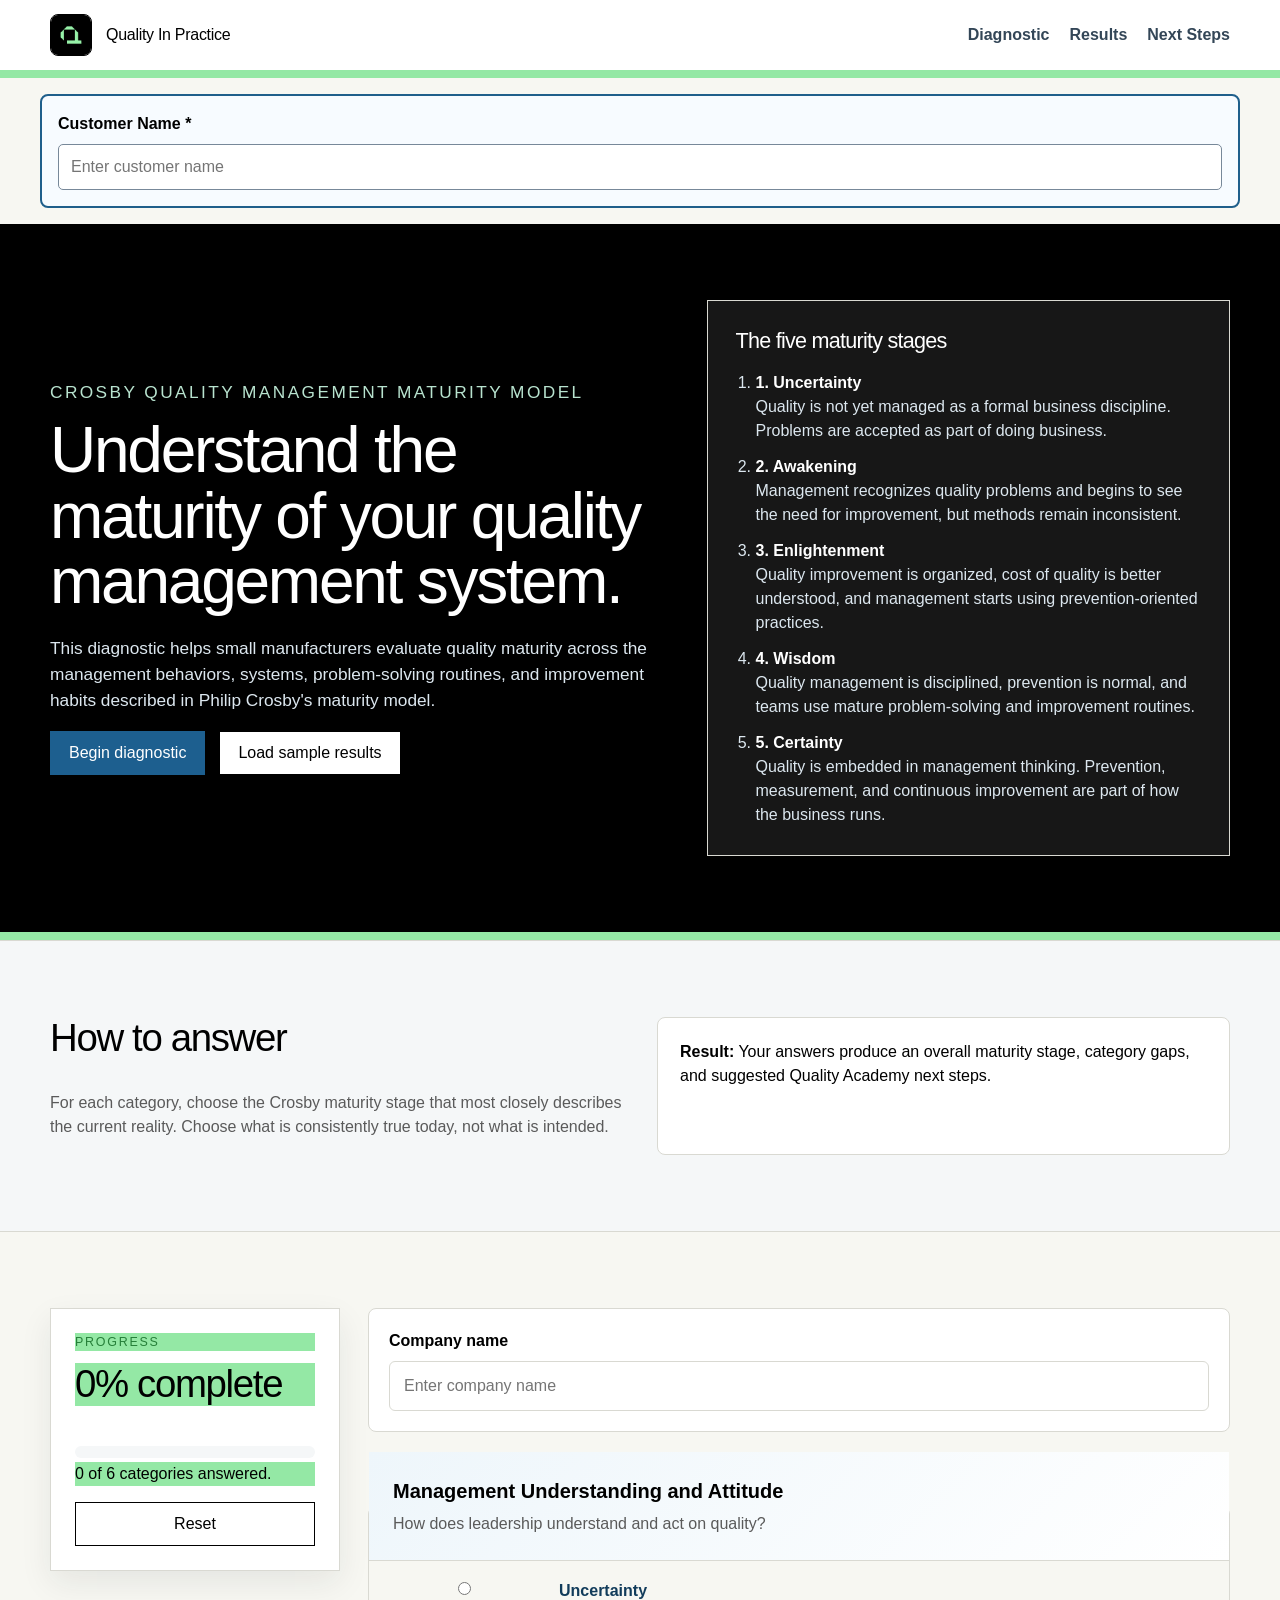
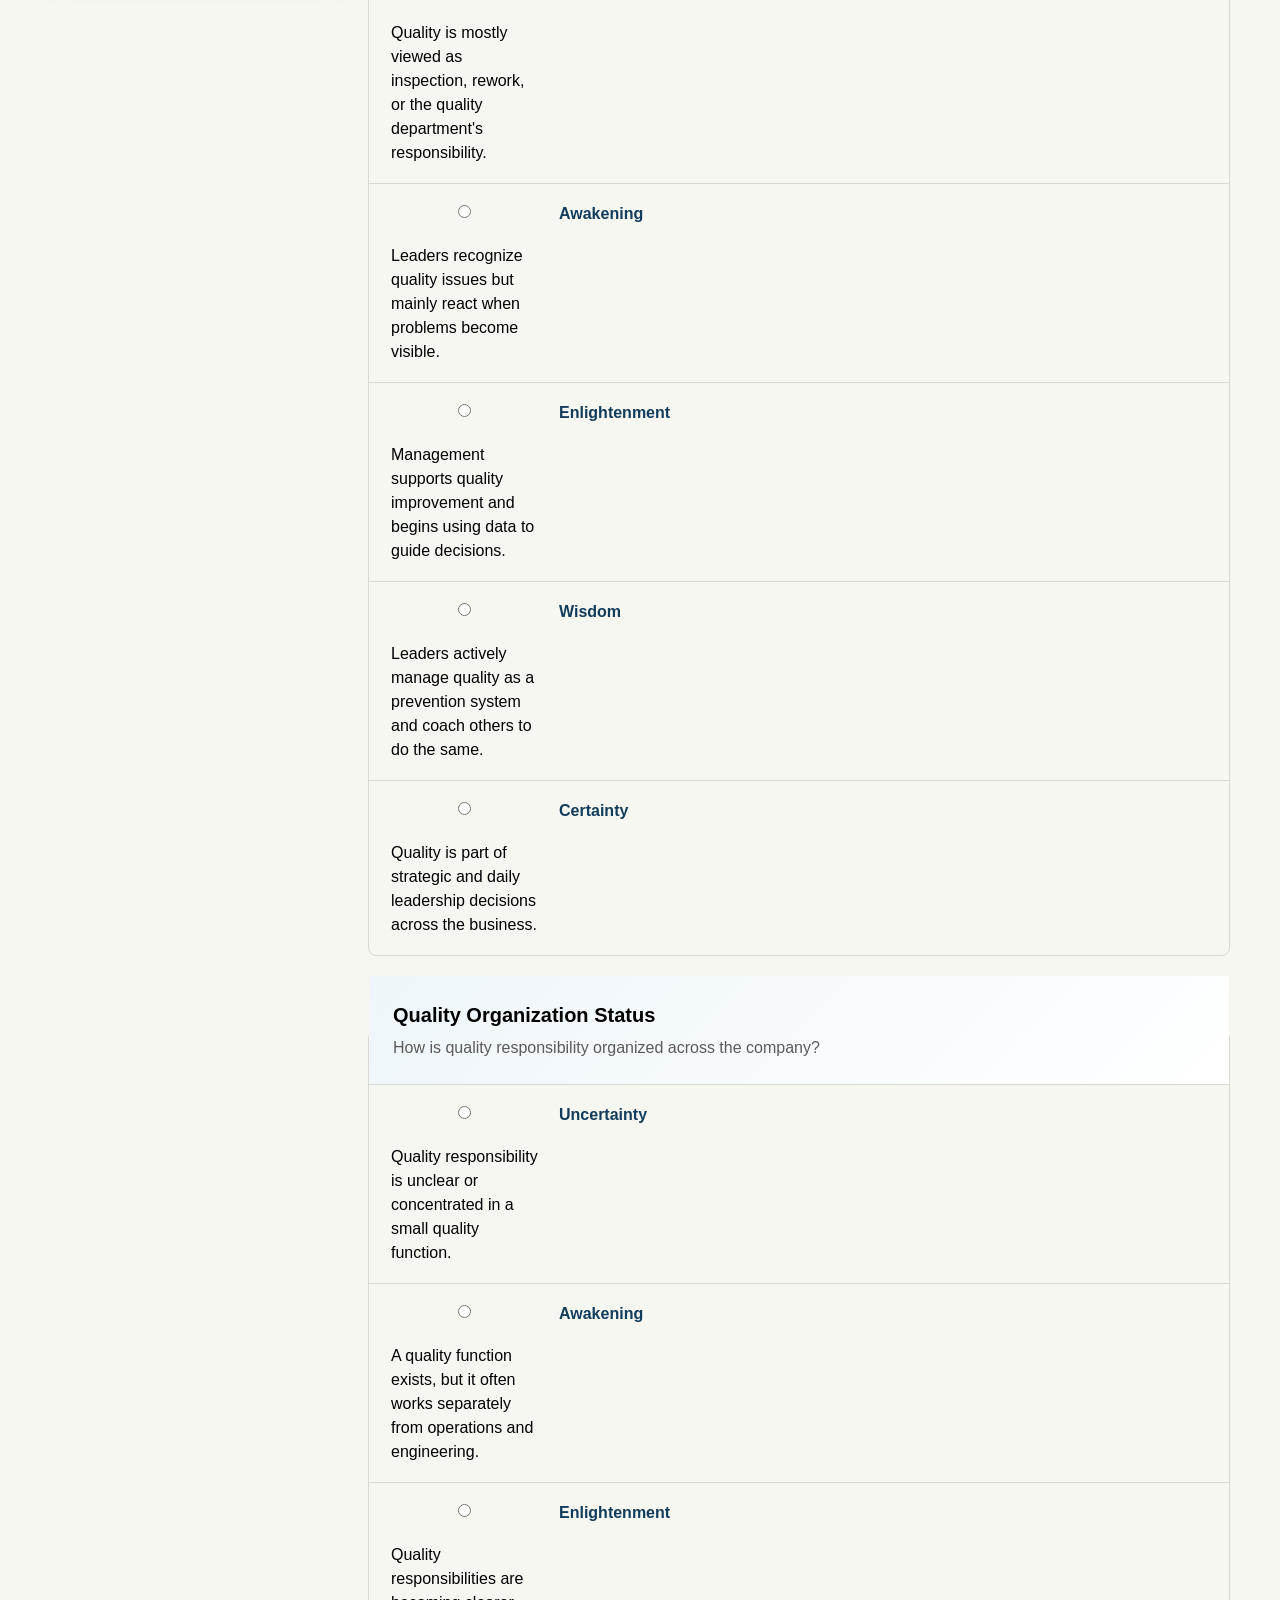
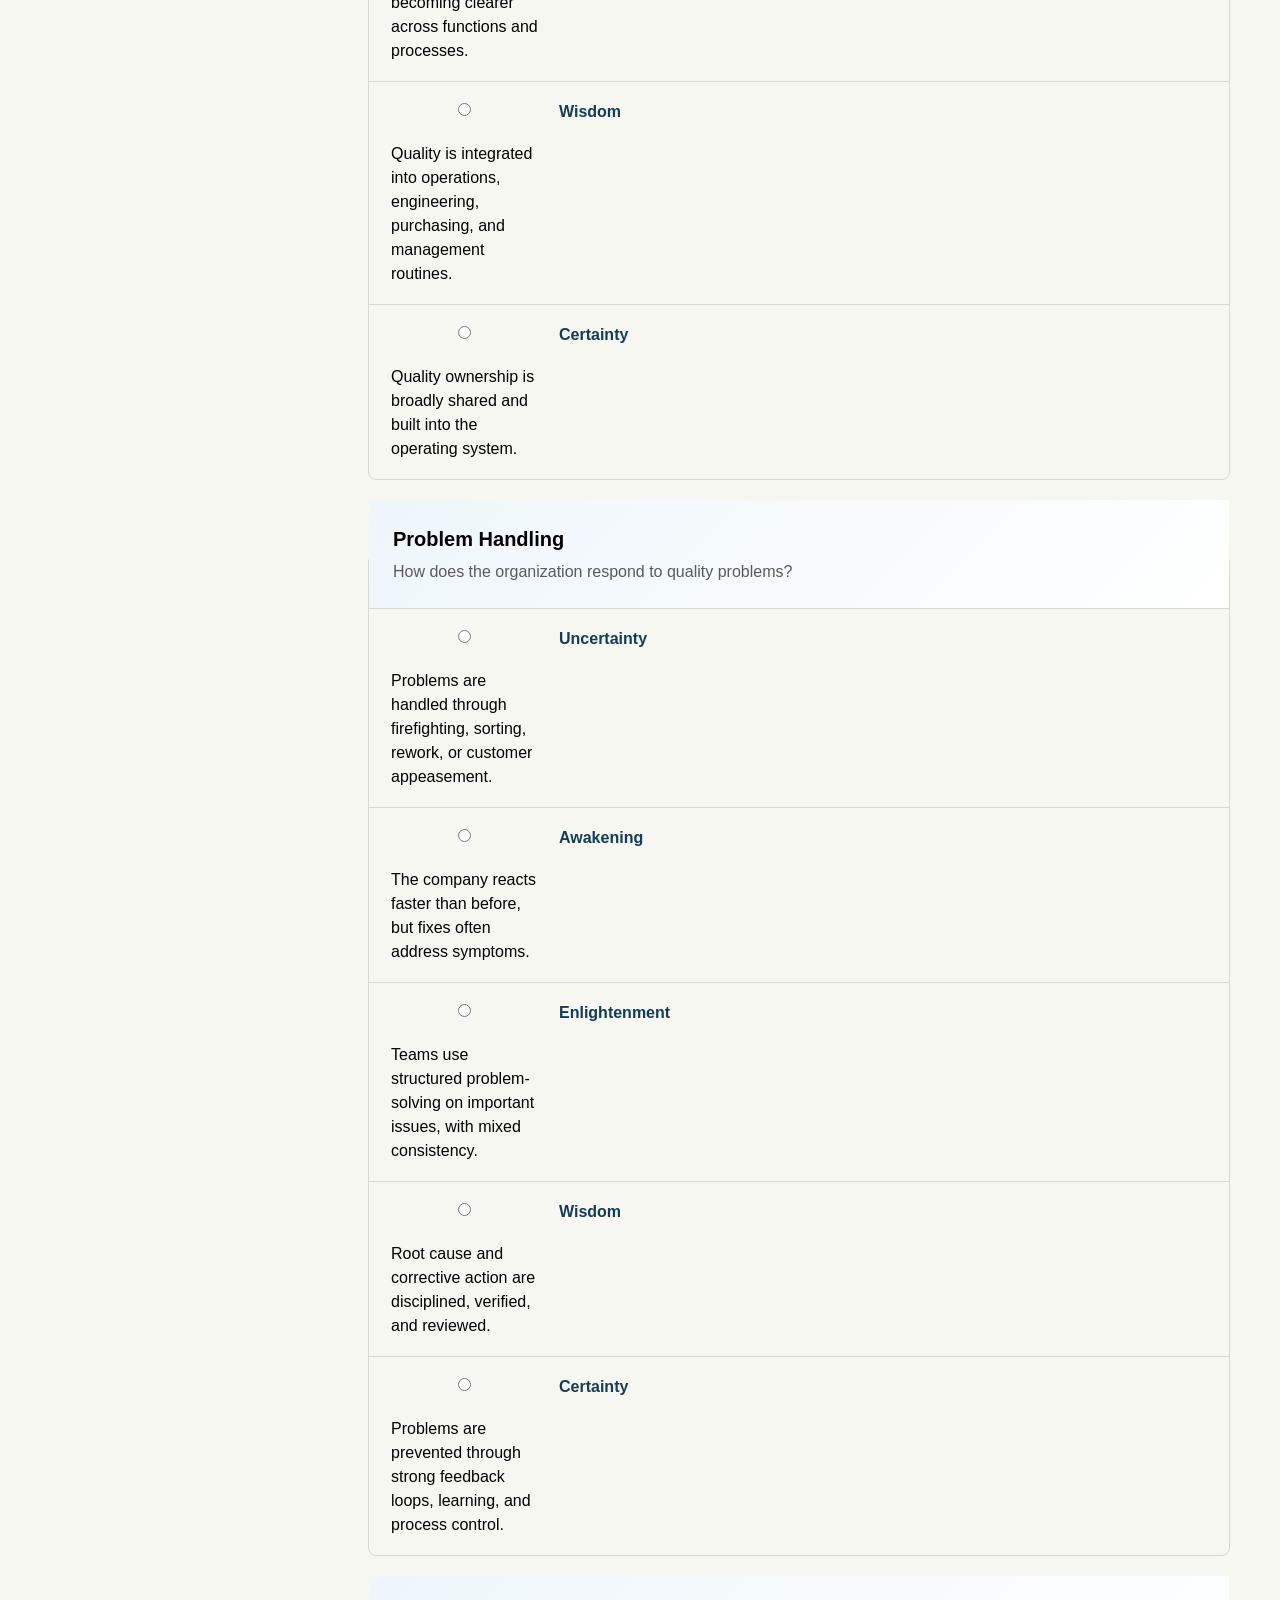
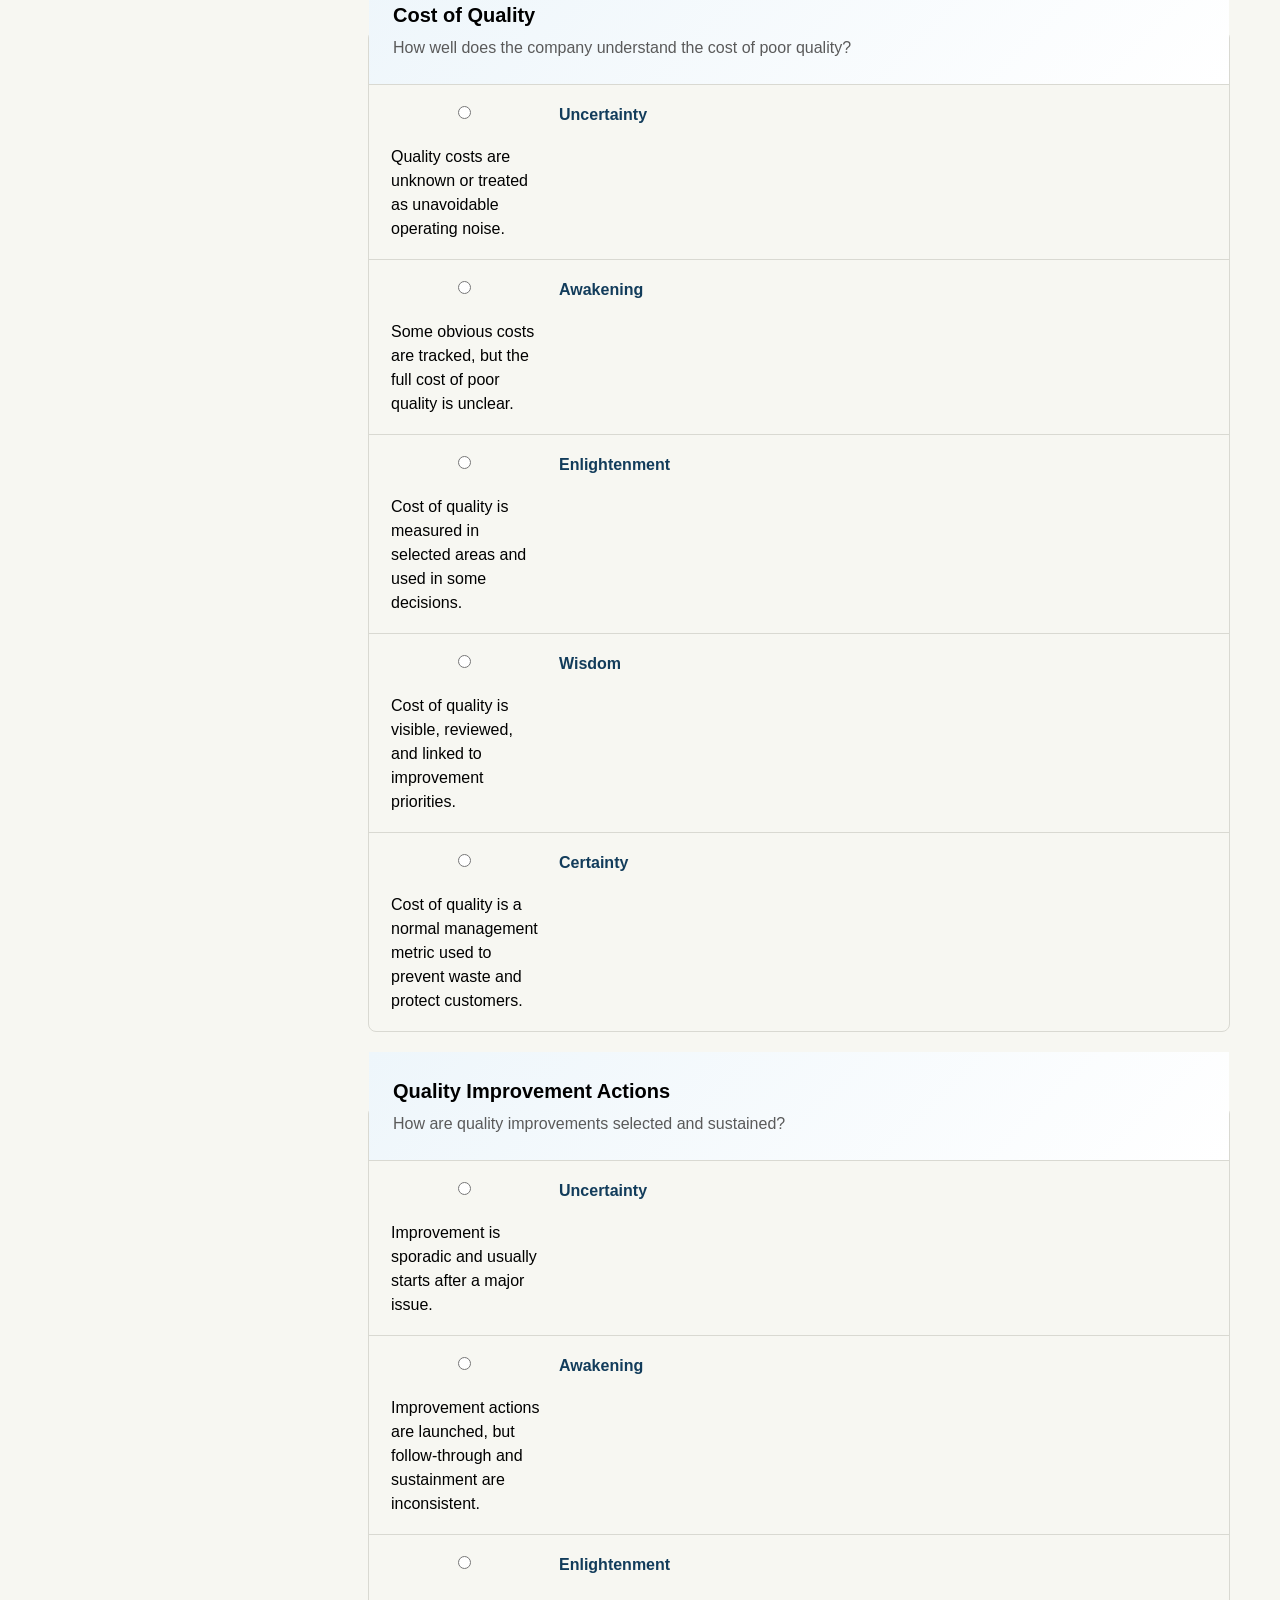
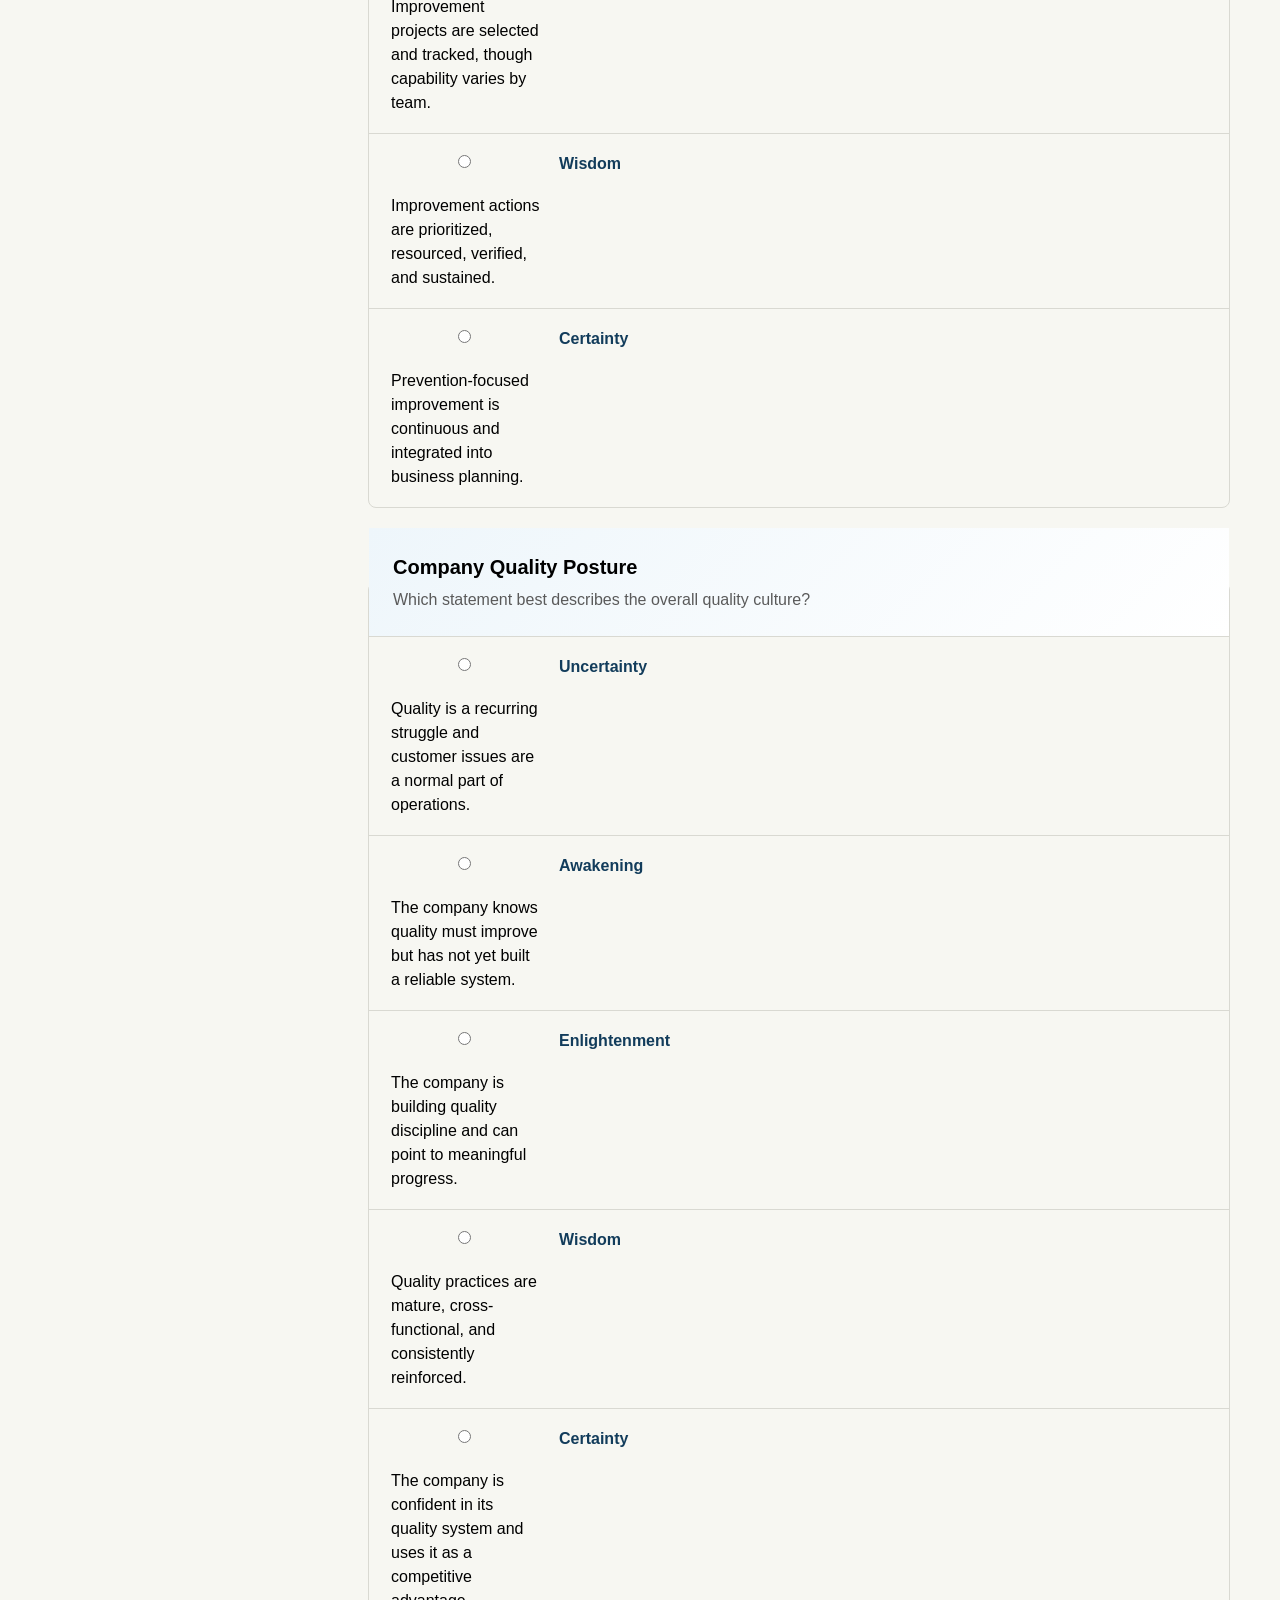
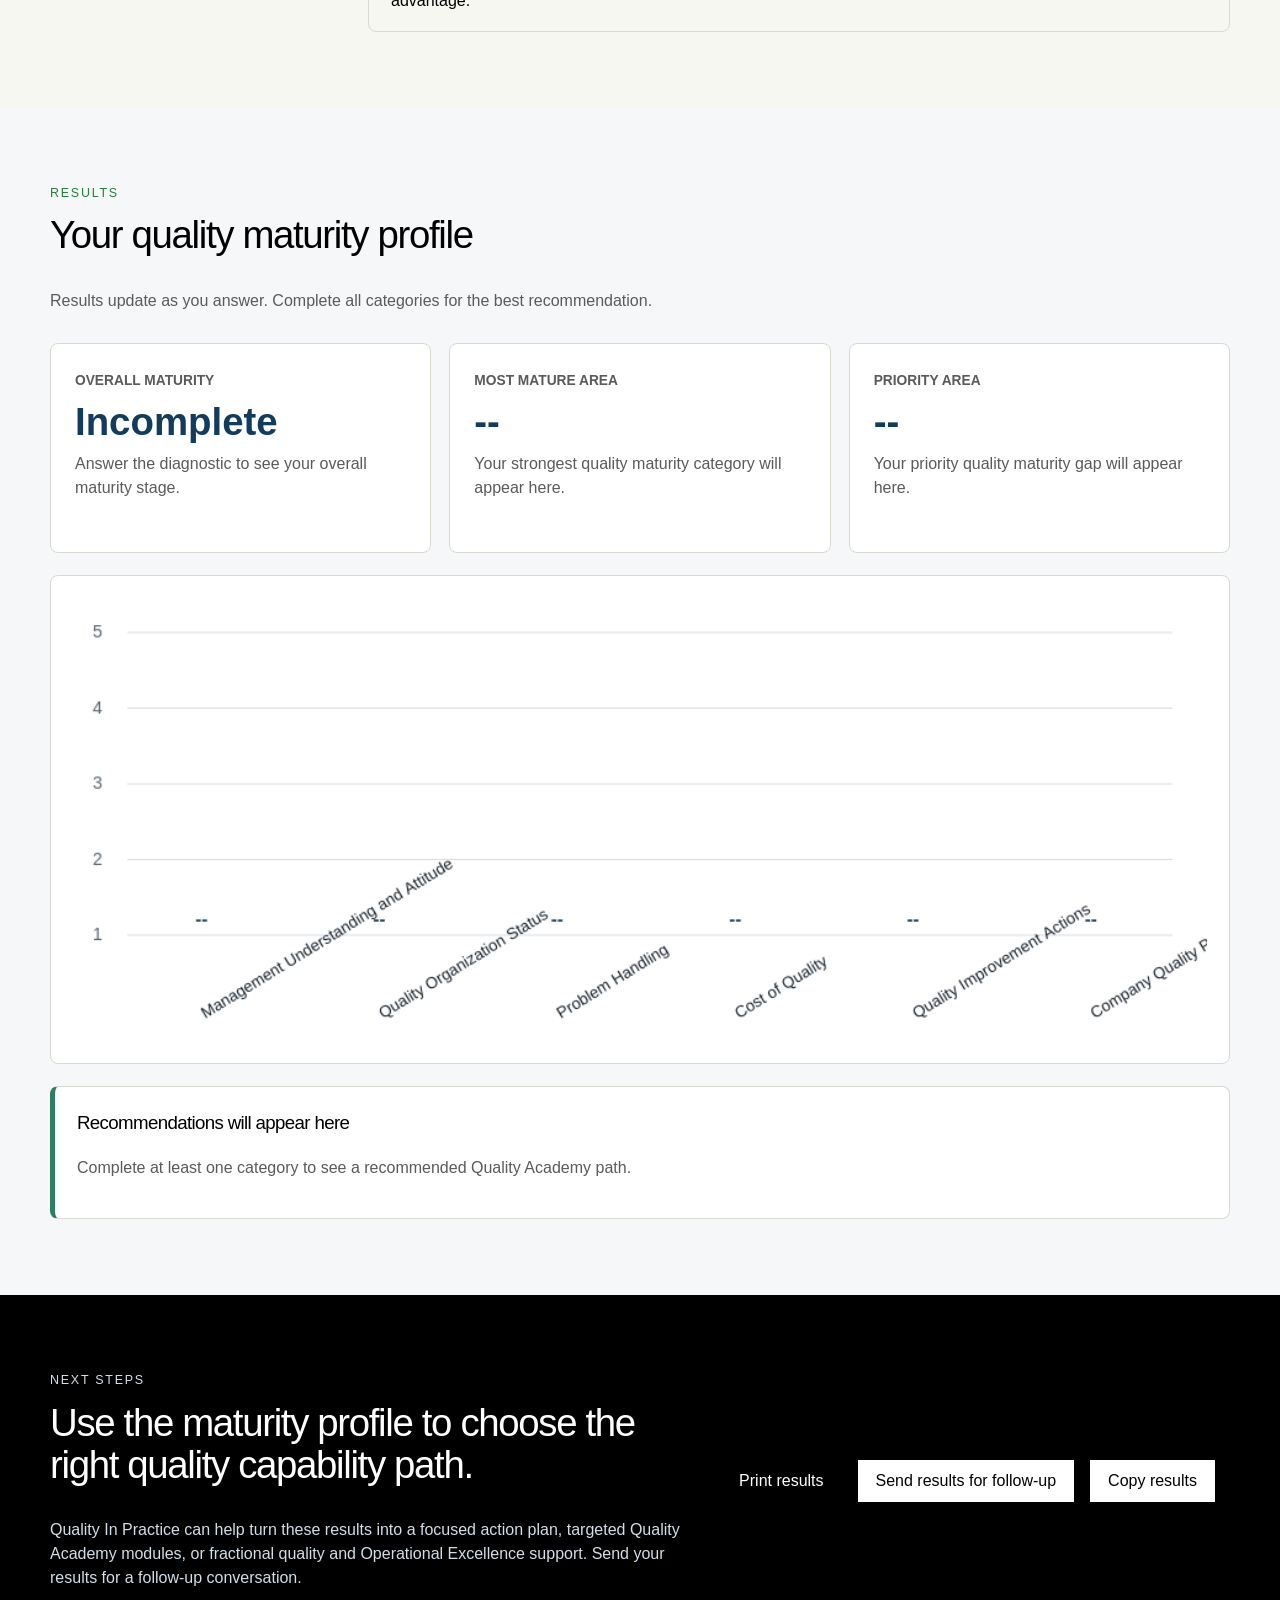
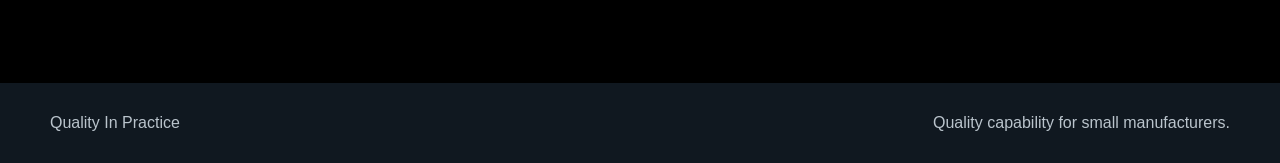
<file: index.html>
<!doctype html>
<html lang="en">
<head>
  <meta charset="utf-8">
  <meta name="viewport" content="width=device-width, initial-scale=1">
  <title>Quality Diagnostic | Quality In Practice</title>
  <meta name="description" content="A Crosby-inspired quality maturity diagnostic for small manufacturers.">
  <link rel="stylesheet" href="styles.css?v=20260714-3">
  <style>
    .company-entry {
      padding: 20px;
      border: 1px solid var(--line);
      border-radius: 8px;
      background: var(--white);
    }
    .company-entry label {
      display: block;
      margin-bottom: 8px;
      color: var(--ink);
      font-weight: 800;
    }
    .company-entry input {
      width: 100%;
      box-sizing: border-box;
      border: 1px solid var(--line);
      border-radius: 6px;
      padding: 12px 14px;
      color: var(--ink);
      font: inherit;
    }
  </style>
</head>
<body>
  <header>
    <a class="brand" href="#top" aria-label="Quality In Practice home"><img src="[data-uri]" alt="" width="42" height="42"><strong>Quality In Practice</strong></a>
    <nav aria-label="Page navigation">
      <a href="#diagnostic">Diagnostic</a>
      <a href="#results">Results</a>
      <a href="#next">Next Steps</a>
    </nav>
  </header>

  <main id="top">
    <section class="hero">
      <div>
        <p class="eyebrow">Crosby Quality Management Maturity Model</p>
        <h1>Understand the maturity of your quality management system.</h1>
        <p>This diagnostic helps small manufacturers evaluate quality maturity across the management behaviors, systems, problem-solving routines, and improvement habits described in Philip Crosby's maturity model.</p>
        <div class="actions">
          <a class="button" href="#diagnostic">Begin diagnostic</a>
          <button class="button secondary" id="sample" type="button">Load sample results</button>
        </div>
      </div>
      <aside class="panel">
        <h2>The five maturity stages</h2>
        <ol id="stageList"></ol>
      </aside>
    </section>

    <section class="scale-band">
      <div>
        <h2>How to answer</h2>
        <p>For each category, choose the Crosby maturity stage that most closely describes the current reality. Choose what is consistently true today, not what is intended.</p>
      </div>
      <div class="scale-note">
        <strong>Result:</strong> Your answers produce an overall maturity stage, category gaps, and suggested Quality Academy next steps.
      </div>
    </section>

    <section class="diagnostic" id="diagnostic">
      <aside class="progress">
        <p class="eyebrow">Progress</p>
        <h2 id="progressText">0% complete</h2>
        <progress id="progressBar" max="100" value="0"></progress>
        <p id="answeredText">0 of 6 categories answered.</p>
        <button class="button secondary full" id="reset" type="button">Reset</button>
      </aside>
      <form id="form" class="questions">
        <div class="company-entry">
          <label for="companyName">Company name</label>
          <input id="companyName" name="companyName" type="text" autocomplete="organization" placeholder="Enter company name">
        </div>
      </form>
    </section>

    <section class="results" id="results" aria-live="polite">
      <div class="section-head">
        <p class="eyebrow">Results</p>
        <h2>Your quality maturity profile</h2>
        <p>Results update as you answer. Complete all categories for the best recommendation.</p>
      </div>
      <div class="result-grid">
        <article class="score-card">
          <span>Overall maturity</span>
          <strong id="overallStage">Incomplete</strong>
          <p id="overallSummary">Answer the diagnostic to see your overall maturity stage.</p>
        </article>
        <article class="score-card">
          <span>Most mature area</span>
          <strong id="strongest">--</strong>
          <p id="strongestText">Your strongest quality maturity category will appear here.</p>
        </article>
        <article class="score-card">
          <span>Priority area</span>
          <strong id="priority">--</strong>
          <p id="priorityText">Your priority quality maturity gap will appear here.</p>
        </article>
      </div>
      <div class="chart-card">
        <canvas id="chart" width="920" height="360" aria-label="Quality maturity chart"></canvas>
      </div>
      <div id="recommendations" class="recommendations"></div>
    </section>

    <section class="next" id="next">
      <div>
        <p class="eyebrow">Next Steps</p>
        <h2>Use the maturity profile to choose the right quality capability path.</h2>
        <p>Quality In Practice can help turn these results into a focused action plan, targeted Quality Academy modules, or fractional quality and Operational Excellence support. Send your results for a follow-up conversation.</p>
      </div>
      <div class="actions">
        <button class="button" id="print" type="button">Print results</button>
        <a class="button secondary" id="email" href="mailto:info@qualityinpractice.solutions?subject=Quality%20Diagnostic">Send results for follow-up</a>
        <button class="button secondary" id="copy" type="button">Copy results</button>
        <p class="send-status" id="sendStatus" aria-live="polite"></p>
      </div>
    </section>
  </main>

  <footer>
    <span>Quality In Practice</span>
    <span>Quality capability for small manufacturers.</span>
  </footer>

  <script src="quality-data.js"></script>
  <script src="app.js"></script>
  <script>
    (function () {
      const input = document.getElementById("companyName");
      const link = document.getElementById("email");
      const copy = document.getElementById("copy");
      const form = document.getElementById("form");
      const sample = document.getElementById("sample");
      const storageKey = "qip-quality-company-v1";

      function resultBody() {
        const href = link.href || "";
        const query = href.includes("?") ? href.slice(href.indexOf("?") + 1) : "";
        const params = new URLSearchParams(query);
        return params.get("body") || "";
      }

      function patchResults() {
        const companyLine = `Company name: ${input.value.trim() || "Not provided"}`;
        localStorage.setItem(storageKey, input.value.trim());
        if (!link.href.startsWith("mailto:")) return;
        const base = link.href.split("?")[0];
        const params = new URLSearchParams(link.href.includes("?") ? link.href.slice(link.href.indexOf("?") + 1) : "");
        const body = params.get("body") || "";
        const nextBody = body.includes("Company name:")
          ? body.replace(/Company name:.*(\n|$)/, `${companyLine}\n`)
          : body.replace(/\n\n/, `\n\n${companyLine}\n\n`);
        params.set("body", nextBody || companyLine);
        link.href = `${base}?${params.toString()}`;
      }

      input.value = localStorage.getItem(storageKey) || "";
      input.addEventListener("input", patchResults);
      form.addEventListener("change", () => setTimeout(patchResults, 0));
      sample.addEventListener("click", () => setTimeout(patchResults, 50));
      copy.addEventListener("click", () => {
        setTimeout(() => {
          const body = resultBody();
          if (body && navigator.clipboard) navigator.clipboard.writeText(body);
        }, 50);
      });
      setTimeout(patchResults, 0);
    })();
  </script>
  <script src="./completion-mailer.js" data-tool-name="Quality Diagnostic"></script>
</body>
</html>
</file>
<file: styles.css>
:root {
  --ink: #17212b;
  --muted: #5b6773;
  --paper: #f5f7f8;
  --white: #fff;
  --line: #d9e0e6;
  --blue: #1d5f8f;
  --blue-dark: #123c5b;
  --green: #2f7d62;
  --gold: #c77b2a;
  --max: 1180px;
}

* { box-sizing: border-box; }
html { scroll-behavior: smooth; }
body {
  margin: 0;
  color: var(--ink);
  background: var(--white);
  font-family: Inter, ui-sans-serif, system-ui, -apple-system, BlinkMacSystemFont, "Segoe UI", sans-serif;
  line-height: 1.5;
}
a { color: inherit; }
header {
  position: sticky;
  top: 0;
  z-index: 10;
  min-height: 72px;
  display: flex;
  align-items: center;
  justify-content: space-between;
  gap: 24px;
  padding: 14px max(20px, calc((100vw - var(--max)) / 2));
  border-bottom: 1px solid var(--line);
  background: rgba(255,255,255,.95);
  backdrop-filter: blur(12px);
}
.brand, nav, .actions { display: flex; align-items: center; gap: 14px; }
.actions { flex-wrap: wrap; }
.brand { text-decoration: none; }
.brand span {
  width: 42px;
  height: 42px;
  display: grid;
  place-items: center;
  border-radius: 7px;
  background: var(--blue-dark);
  color: var(--white);
  font-weight: 850;
}
nav { gap: 20px; font-weight: 750; color: #334657; }
nav a { text-decoration: none; }
main > section { padding: 76px max(20px, calc((100vw - var(--max)) / 2)); }
.hero {
  min-height: 620px;
  display: grid;
  grid-template-columns: 1.08fr .92fr;
  gap: 42px;
  align-items: center;
  color: var(--white);
  background: linear-gradient(135deg, rgba(18,60,91,.96), rgba(23,33,43,.95));
}
.hero p { color: #dce7ef; font-size: 1.08rem; }
.eyebrow {
  margin: 0 0 12px;
  color: var(--green);
  font-size: .78rem;
  font-weight: 850;
  text-transform: uppercase;
  letter-spacing: .08em;
}
.hero .eyebrow { color: #b8e3cf; }
h1, h2, h3, p { margin-top: 0; }
h1 { margin-bottom: 22px; font-size: clamp(2.45rem, 5vw, 4.7rem); line-height: 1.02; letter-spacing: 0; }
h2 { font-size: clamp(1.7rem, 3vw, 2.65rem); line-height: 1.1; letter-spacing: 0; }
.button {
  min-height: 44px;
  display: inline-flex;
  align-items: center;
  justify-content: center;
  padding: 0 18px;
  border: 1px solid transparent;
  border-radius: 7px;
  background: var(--blue);
  color: var(--white);
  font: inherit;
  font-weight: 800;
  text-decoration: none;
  cursor: pointer;
}
.button.secondary { background: var(--white); border-color: var(--line); color: var(--blue-dark); }
.button.full { width: 100%; }
.panel {
  padding: 28px;
  border: 1px solid rgba(255,255,255,.22);
  border-radius: 8px;
  background: rgba(255,255,255,.09);
}
.panel h2 { font-size: 1.35rem; }
#stageList { display: grid; gap: 12px; margin: 0; padding-left: 20px; color: #dce7ef; }
#stageList strong { display: block; color: #fff; }
.scale-band {
  display: grid;
  grid-template-columns: 1fr 1fr;
  gap: 34px;
  background: var(--paper);
  border-block: 1px solid var(--line);
}
.scale-band p { color: var(--muted); }
.scale-note {
  padding: 22px;
  border: 1px solid var(--line);
  border-radius: 8px;
  background: var(--white);
}
.diagnostic {
  display: grid;
  grid-template-columns: 290px 1fr;
  gap: 28px;
  align-items: start;
}
.progress {
  position: sticky;
  top: 96px;
  padding: 24px;
  border: 1px solid var(--line);
  border-radius: 8px;
  background: var(--white);
  box-shadow: 0 12px 30px rgba(23,33,43,.08);
}
progress { width: 100%; height: 12px; border: 0; border-radius: 999px; overflow: hidden; }
progress::-webkit-progress-bar { background: var(--paper); }
progress::-webkit-progress-value { background: var(--green); }
progress::-moz-progress-bar { background: var(--green); }
.questions { display: grid; gap: 20px; }
.category {
  margin: 0;
  padding: 0;
  border: 1px solid var(--line);
  border-radius: 8px;
  overflow: hidden;
}
.category legend {
  width: 100%;
  padding: 24px;
  background: linear-gradient(135deg, #eef6fb, #fff);
  border-bottom: 1px solid var(--line);
}
.category-name { display: block; font-size: 1.25rem; font-weight: 850; }
.category-prompt { display: block; margin-top: 6px; color: var(--muted); }
.choices { display: grid; }
.choices label {
  display: grid;
  grid-template-columns: 150px 1fr;
  gap: 18px;
  align-items: start;
  padding: 18px 22px;
  border-bottom: 1px solid var(--line);
  cursor: pointer;
}
.choices label:last-child { border-bottom: 0; }
.choices input { accent-color: var(--blue); margin-right: 8px; }
.choices label:has(input:checked) { background: #eaf4fb; }
.choices label strong { color: var(--blue-dark); }
.results { background: var(--paper); }
.section-head { max-width: 760px; margin-bottom: 30px; }
.section-head p:last-child { color: var(--muted); }
.result-grid { display: grid; grid-template-columns: repeat(3, 1fr); gap: 18px; }
.score-card, .chart-card, .recommendation {
  border: 1px solid var(--line);
  border-radius: 8px;
  background: var(--white);
}
.score-card { min-height: 210px; padding: 24px; }
.score-card span { color: var(--muted); font-size: .86rem; font-weight: 850; text-transform: uppercase; }
.score-card strong { display: block; margin: 10px 0; color: var(--blue-dark); font-size: clamp(1.7rem, 3vw, 2.5rem); line-height: 1.05; }
.score-card p { color: var(--muted); }
.chart-card { margin-top: 22px; padding: 22px; }
canvas { display: block; width: 100%; max-width: 100%; }
.recommendations { display: grid; gap: 14px; margin-top: 22px; }
.recommendation { padding: 22px; border-left: 5px solid var(--green); }
.recommendation.priority { border-left-color: var(--gold); }
.recommendation p { color: var(--muted); }
.recommendation strong { color: var(--blue-dark); }
.next {
  display: grid;
  grid-template-columns: 1fr auto;
  gap: 36px;
  align-items: center;
  color: var(--white);
  background: var(--ink);
}
.next p { color: #d3dee7; }
.send-status { width: 100%; margin: 2px 0 0; color: #d3dee7; font-size: .92rem; }
footer {
  display: flex;
  justify-content: space-between;
  gap: 20px;
  flex-wrap: wrap;
  padding: 28px max(20px, calc((100vw - var(--max)) / 2));
  color: #bac4cc;
  background: #101820;
}
@media (max-width: 900px) {
  header, .hero, .scale-band, .diagnostic, .result-grid, .next { grid-template-columns: 1fr; }
  header { align-items: flex-start; flex-direction: column; }
  nav { width: 100%; overflow-x: auto; padding-bottom: 4px; }
  .progress { position: static; }
}
@media (max-width: 620px) {
  main > section { padding-block: 54px; }
  .choices label { grid-template-columns: 1fr; }
}
@media print {
  header, .hero .actions, .progress, .next .actions, .questions { display: none; }
  body, .hero, .next { color: #000; background: #fff; }
  main > section { padding: 24px 0; }
}


/* Quality In Practice — shared application identity */
:root{
  --qip-mint:#94e8a5;--qip-black:#000;--qip-white:#fff;--qip-gray:#5a5a5a;--qip-line:#d9d9d2;--qip-paper:#f7f7f2;
  --accent:#94e8a5;--primary:#000;--brand:#94e8a5;--ink:#000;--text:#000;--muted:#5a5a5a;--page:#f7f7f2;--bg:#f7f7f2;--panel:#fff;--surface:#fff;--line:#d9d9d2;--border:#d9d9d2;
}
html{background:var(--qip-black)}
body{background:var(--qip-paper);color:var(--qip-black);font-family:Inter,"Avenir Next",Manrope,"Helvetica Neue",Arial,sans-serif;font-weight:400}
h1,h2,h3{letter-spacing:-.035em;font-weight:400}
h1{font-weight:300}
header,.app-header,.site-header,.hero{border-radius:0}
.app-header,.site-header,body>header,.hero{border-bottom:8px solid var(--qip-mint)}
.eyebrow,.kicker,.overline,.section-label{color:#267f39;font-weight:500;letter-spacing:.14em;text-transform:uppercase}
button,.button,.btn,[type="button"],[type="submit"]{border-radius:0;font-weight:500;box-shadow:none}
button:not(.secondary):not(.ghost):not(.delete-control):not(.remove):not(.icon-button),.button.primary,.btn-primary,[type="submit"]{background:var(--qip-black);border-color:var(--qip-black);color:var(--qip-white)}
button:not(.secondary):not(.ghost):not(.delete-control):not(.remove):not(.icon-button):hover,.button.primary:hover,.btn-primary:hover,[type="submit"]:hover{background:var(--qip-mint);border-color:var(--qip-black);color:var(--qip-black)}
button.secondary,.button.secondary,.btn-secondary,.ghost{background:var(--qip-white);border-color:var(--qip-black);color:var(--qip-black)}
button:focus-visible,a:focus-visible,input:focus-visible,select:focus-visible,textarea:focus-visible{outline:3px solid var(--qip-mint);outline-offset:2px}
input,select,textarea{border-radius:0}
.card,.panel,.section-card,.analysis-card,.result-card,.metric-card,.summary-card,.project-panel,.workspace,.worksheet,.worksheet-wrap,.toolbar{border-radius:0;box-shadow:none}
.card,.panel,.section-card,.analysis-card,.result-card,.project-panel,.workspace,.worksheet,.worksheet-wrap{border-color:var(--qip-line)}
.card:first-child,.panel:first-child,.analysis-card:first-child,.result-card:first-child,.project-panel{border-top:5px solid var(--qip-mint)}
table{border-color:var(--qip-line)}
thead th{background:var(--qip-black);color:var(--qip-white);font-weight:500}
tbody th,tbody td{border-color:var(--qip-line)}
.progress,.progress-bar,.meter,.score-bar{border-radius:0}
.progress>*,.progress-bar>*,.meter>*,.score-bar>*{background:var(--qip-mint)}
.badge,.pill,.tag,.chip{border-radius:0}
nav a.active,.tabs button.active,.tab.active{border-color:var(--qip-mint)}
.summary,.metrics,.stats{gap:12px}
.summary>*,.metrics>*,.stats>*{border-radius:0;box-shadow:none;border-top:4px solid var(--qip-mint)}
footer,.site-footer{border-top:1px solid var(--qip-black)}
@media(max-width:700px){.app-header,.site-header,body>header,.hero{border-bottom-width:6px}}


/* Quality In Practice header lockup */
.brand{gap:14px}
.brand img{
  width:42px;
  height:42px;
  display:block;
  flex:0 0 42px;
  object-fit:cover;
  border:1px solid var(--qip-black);
  border-radius:8px;
  background:var(--qip-white);
}
.brand strong{
  font-family:Inter,"Avenir Next",Manrope,"Helvetica Neue",Arial,sans-serif;
  font-size:1rem;
  font-weight:500;
  line-height:1;
  letter-spacing:-.018em;
}
@media(max-width:520px){
  .brand{gap:10px}
  .brand img{width:38px;height:38px;flex-basis:38px}
  .brand strong{font-size:.92rem}
}


/* QIP hero background */
.hero{background:#000000}
</file>
